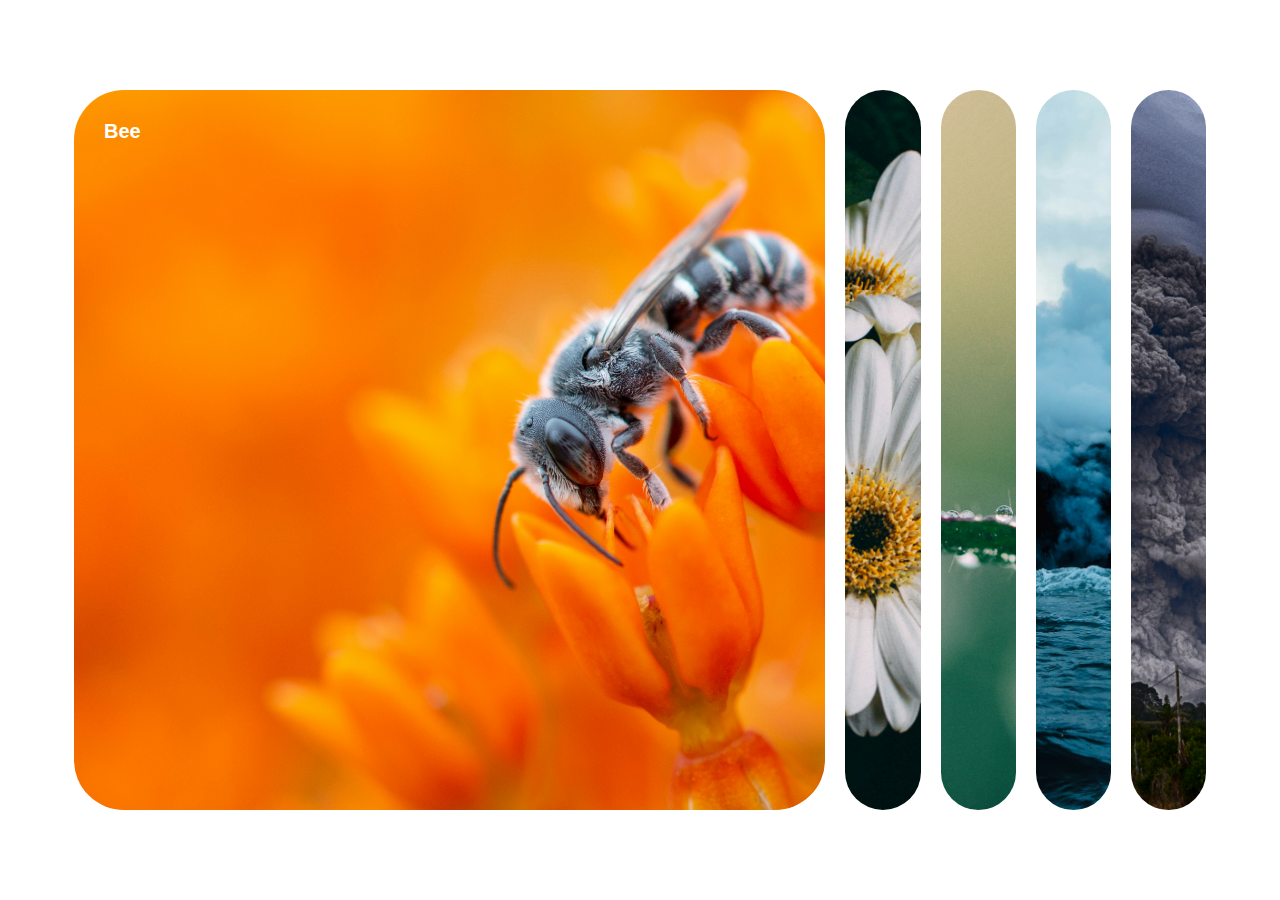
<file: 01_Expanding_Cards/index.html>
<!DOCTYPE html>
<html lang="en">

<head>
    <meta charset="UTF-8">
    <meta name="viewport" content="width=device-width, initial-scale=1.0">
    <title>Expanding Cards</title>
    <link rel="stylesheet" href="styles.css">
</head>

<body>
    <div class="container">
        <div class="panel active" style="background-image: url('images/01.jpg')">
            <h3>Bee</h3>
        </div>

        <div class="panel" style="background-image: url('images/02.jpg')">
            <h3>Flower</h3>
        </div>

        <div class="panel" style="background-image: url('images/03.jpg')">
            <h3>Leaf</h3>
        </div>

        <div class="panel" style="background-image: url('images/04.jpg')">
            <h3>Nature</h3>
        </div>

        <div class="panel" style="background-image: url('images/05.jpg')">
            <h3>Mountain</h3>
        </div>
    </div>

 
    <script src="javascripts.js"></script>
</body>

</html>
</file>
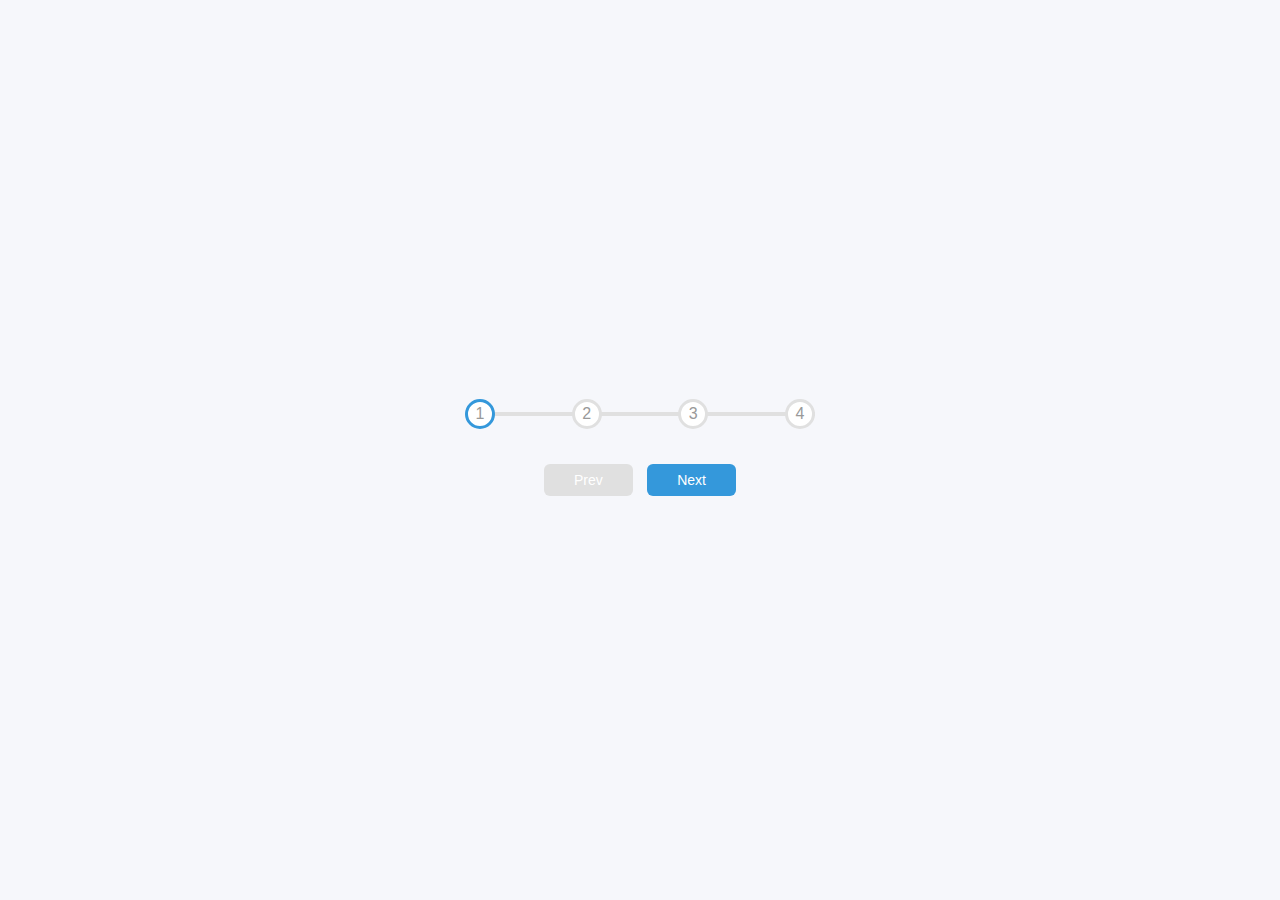
<file: 02_Progress_Steps/index.html>
<!DOCTYPE html>
<html lang="en">

<head>
    <meta charset="UTF-8">
    <meta name="viewport" content="width=device-width, initial-scale=1.0">
    <title>Progress Steps</title>
    <link rel="stylesheet" href="styles.css">
</head>

<body>

    <div class="container">
        <div class="progress-container">
            <div class="progress" id="progress"></div>
            <div class="circle active">1</div>
            <div class="circle">2</div>
            <div class="circle">3</div>
            <div class="circle">4</div>
        </div>

        <button class="btn" id="prev" disabled>Prev</button>
        <button class="btn" id="next">Next</button>
    </div>



    <script src="javascripts.js"></script>
</body>

</html>
</file>
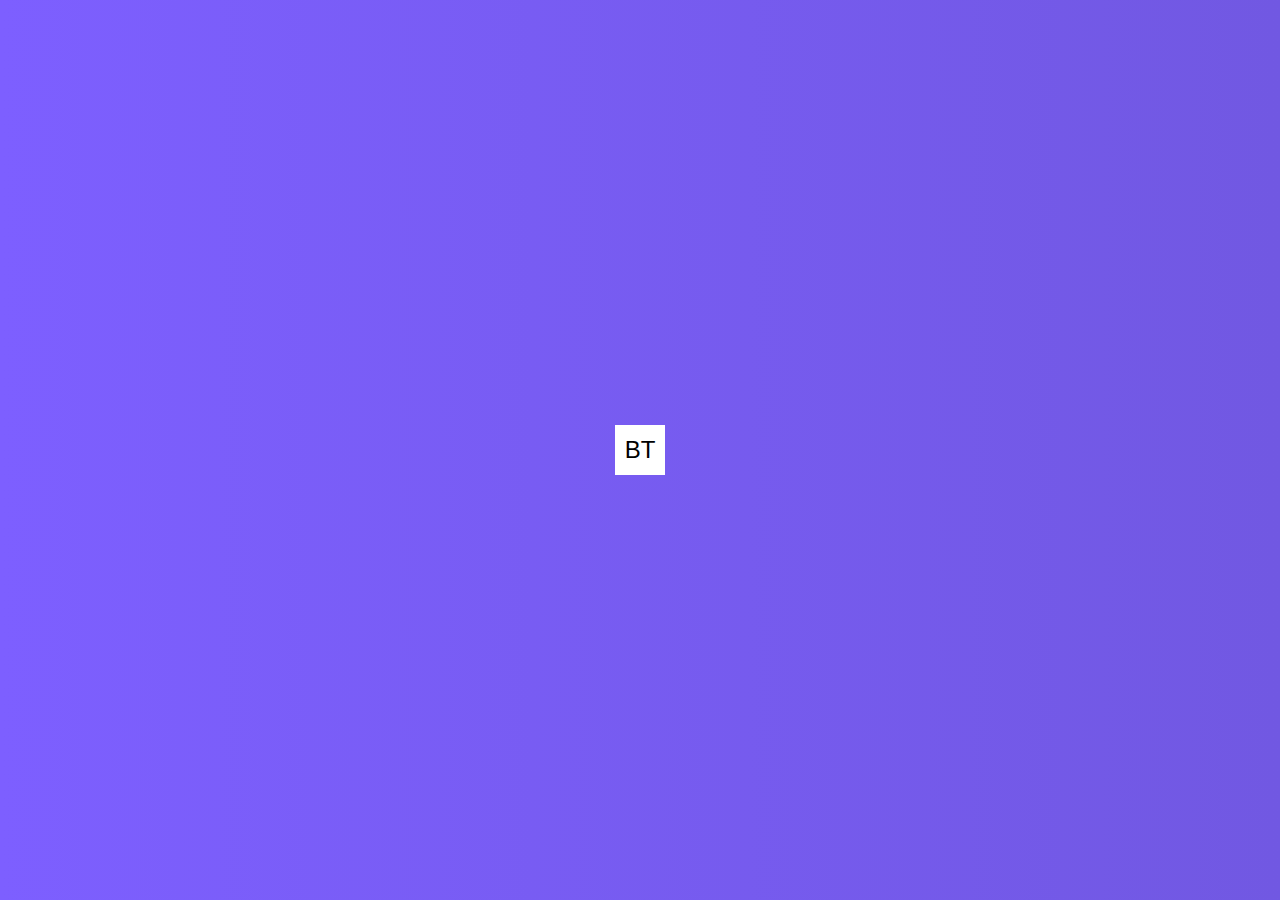
<file: 04_Hidden_Search_Widget/index.html>
<!DOCTYPE html>
<html lang="en">
<head>
    <meta charset="UTF-8">
    <meta name="viewport" content="width=device-width, initial-scale=1.0">
    <title>Hidden Search Widget</title>
    <link rel="stylesheet" href="styles.css">
</head>
<body>
    
    <div class="search">
        <input type="text" class="input" placeholder="Serach...">
        <button class="btn">
            <!-- <i class="fas fa-search"></i> -->
            BT
        </button>
    </div>

    <script src="javascript.js"></script>
</body>
</html>
</file>
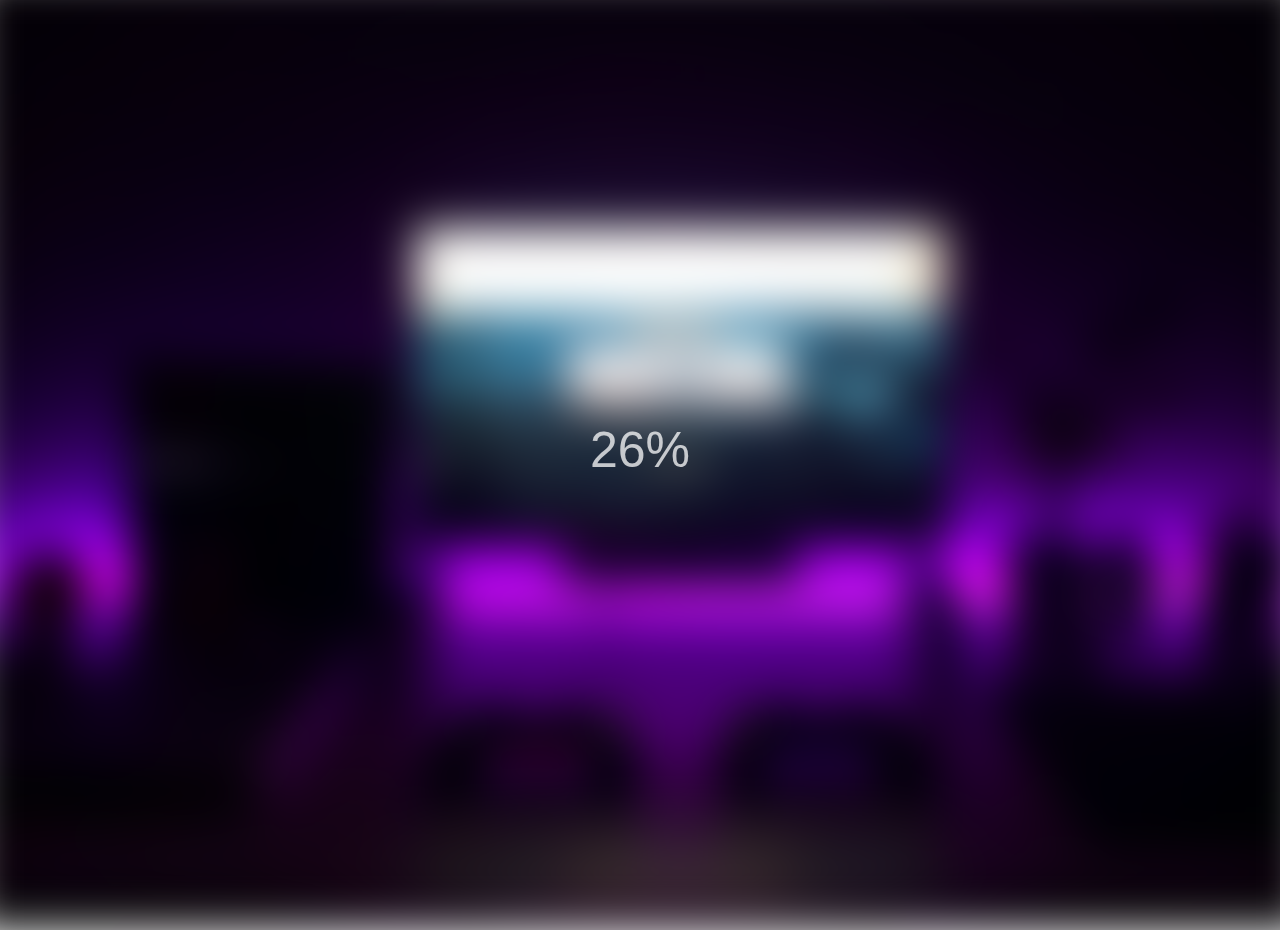
<file: 05_Blurry_Loading/index.html>
<!DOCTYPE html>
<html lang="en">
<head>
    <meta charset="UTF-8">
    <meta name="viewport" content="width=device-width, initial-scale=1.0">
    <title>Blurry Loading</title>
    <link rel="stylesheet" href="styles.css">
</head>
<body>
    
    <section class="bg"></section>
    <div class="loading-text">0%</div>

    <script src="javascript.js"></script>
</body>
</html>
</file>
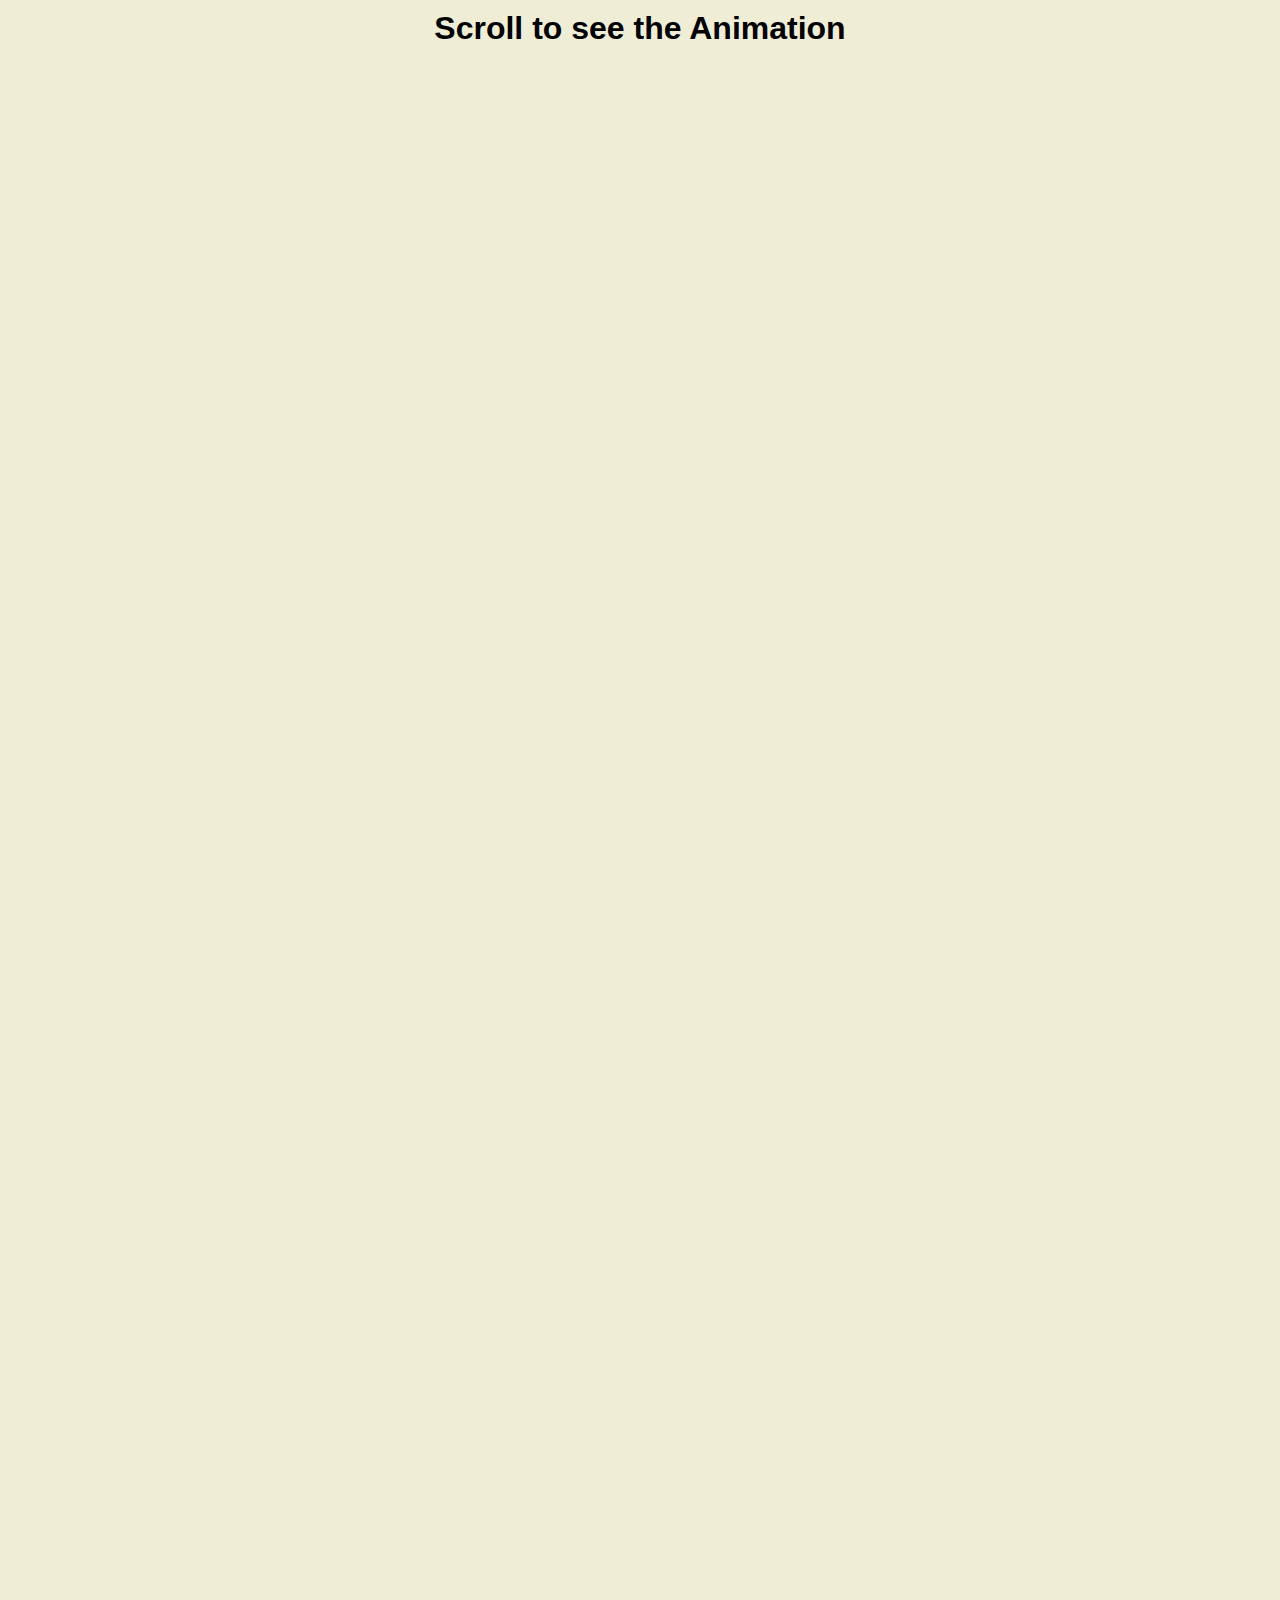
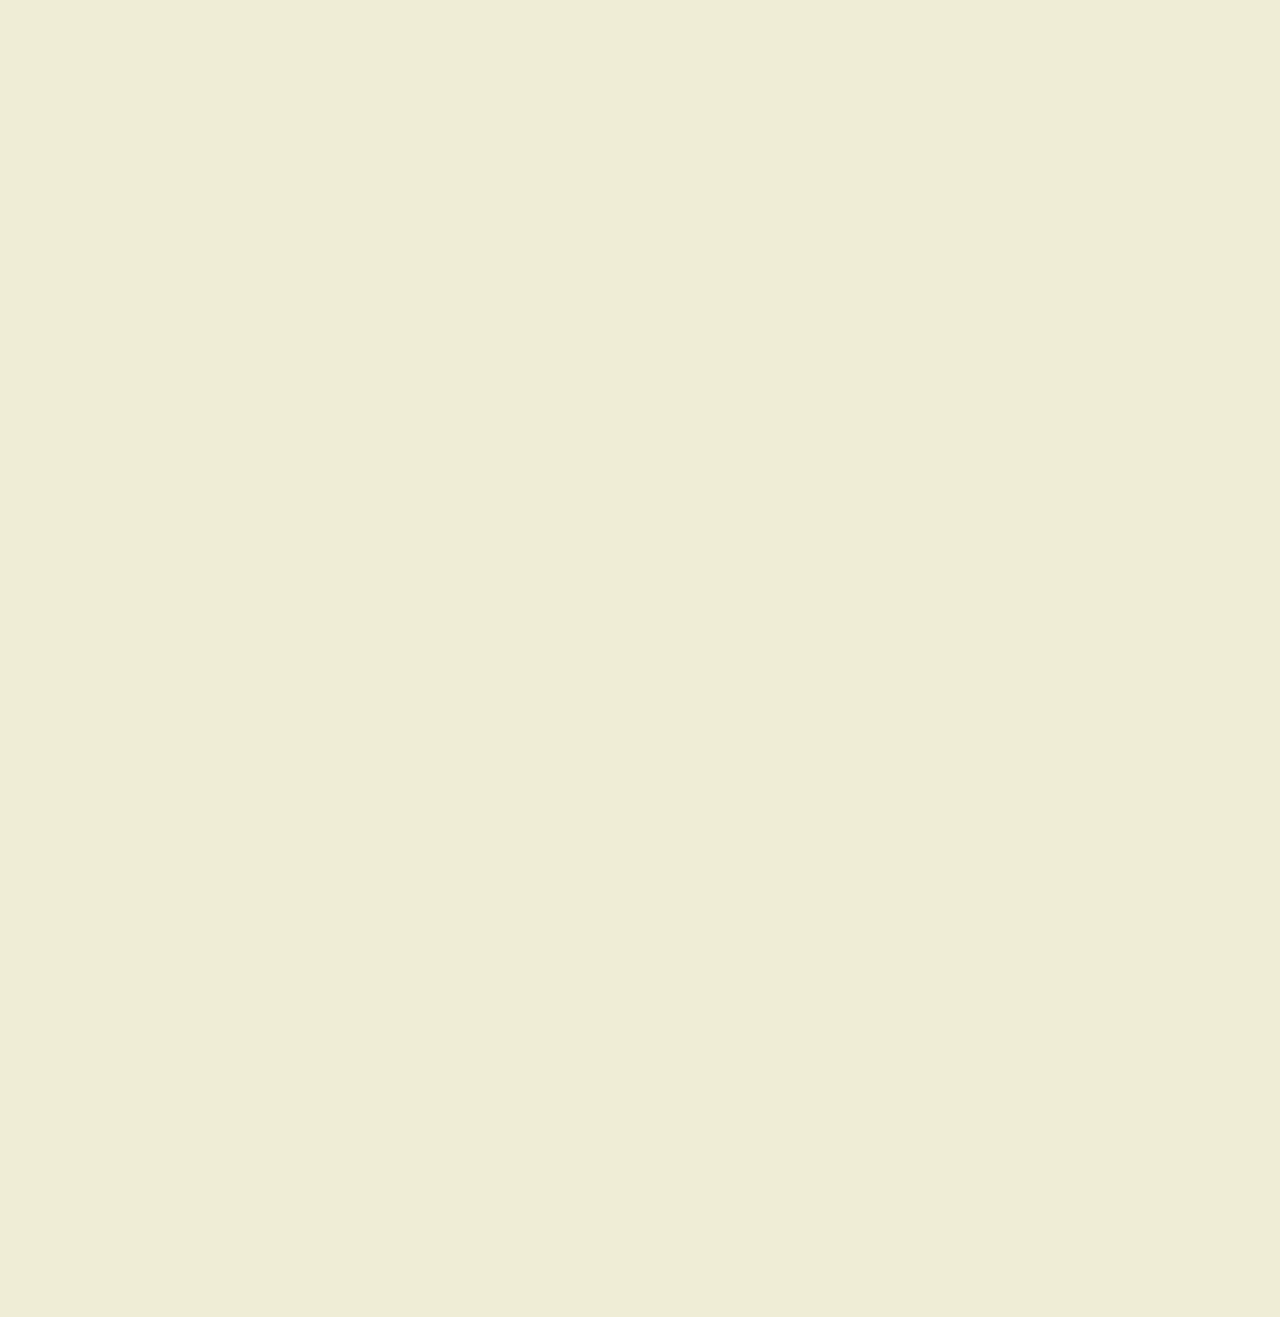
<file: 05_Scroll_Animation/index.html>
<!DOCTYPE html>
<html lang="en">
<head>
    <meta charset="UTF-8">
    <meta name="viewport" content="width=device-width, initial-scale=1.0">
    <title>Scroll Animation</title>
    <link rel="stylesheet" href="styles.css">
</head>
<body>
    <h1>Scroll to see the Animation</h1>
    <div class="box"><h2>Content</h2></div>
    <div class="box"><h2>Content</h2></div>
    <div class="box"><h2>Content</h2></div>
    <div class="box"><h2>Content</h2></div>
    <div class="box"><h2>Content</h2></div>
    <div class="box"><h2>Content</h2></div>
    <div class="box"><h2>Content</h2></div>
    <div class="box"><h2>Content</h2></div>
    <div class="box"><h2>Content</h2></div>
    <div class="box"><h2>Content</h2></div>
    <div class="box"><h2>Content</h2></div>
    <div class="box"><h2>Content</h2></div>
    <div class="box"><h2>Content</h2></div>


    <script src="javascript.js"></script>
</body>
</html>
</file>
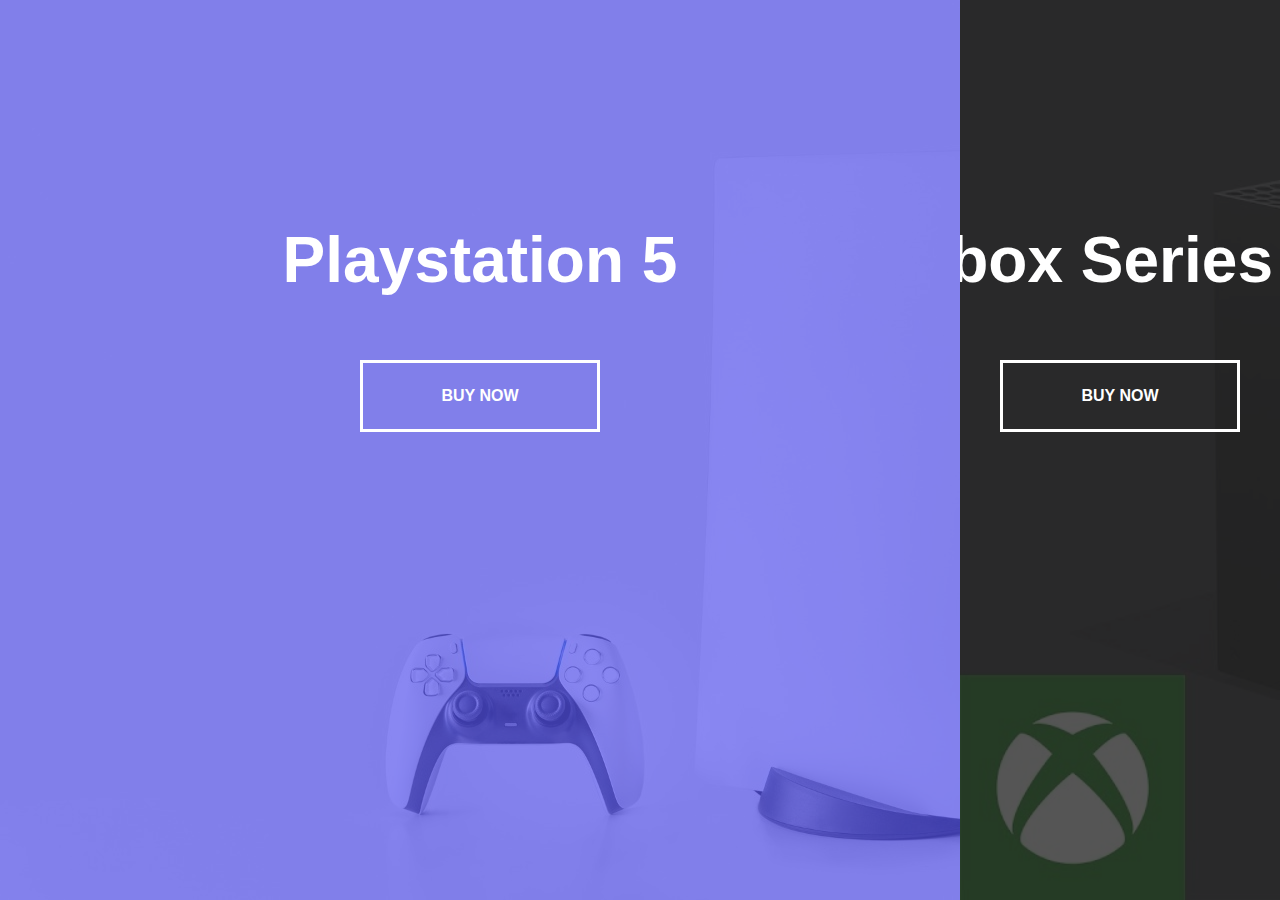
<file: 07_Split_Landing_Page/index.html>
<!DOCTYPE html>
<html lang="en">

<head>
    <meta charset="UTF-8">
    <meta name="viewport" content="width=device-width, initial-scale=1.0">
    <title>Split Landing Page</title>
    <link rel="stylesheet" href="styles.css">
</head>

<body>
    <div class="container">
        <div class="split left">
            <h1>Playstation 5</h1>
            <a href="#" class="btn">Buy Now</a>
        </div>

        <div class="split right">
            <h1>Xbox Series X</h1>
            <a href="#" class="btn">Buy Now</a>
        </div>
    </div>

    <script src="javascripts.js"></script>
</body>

</html>
</file>
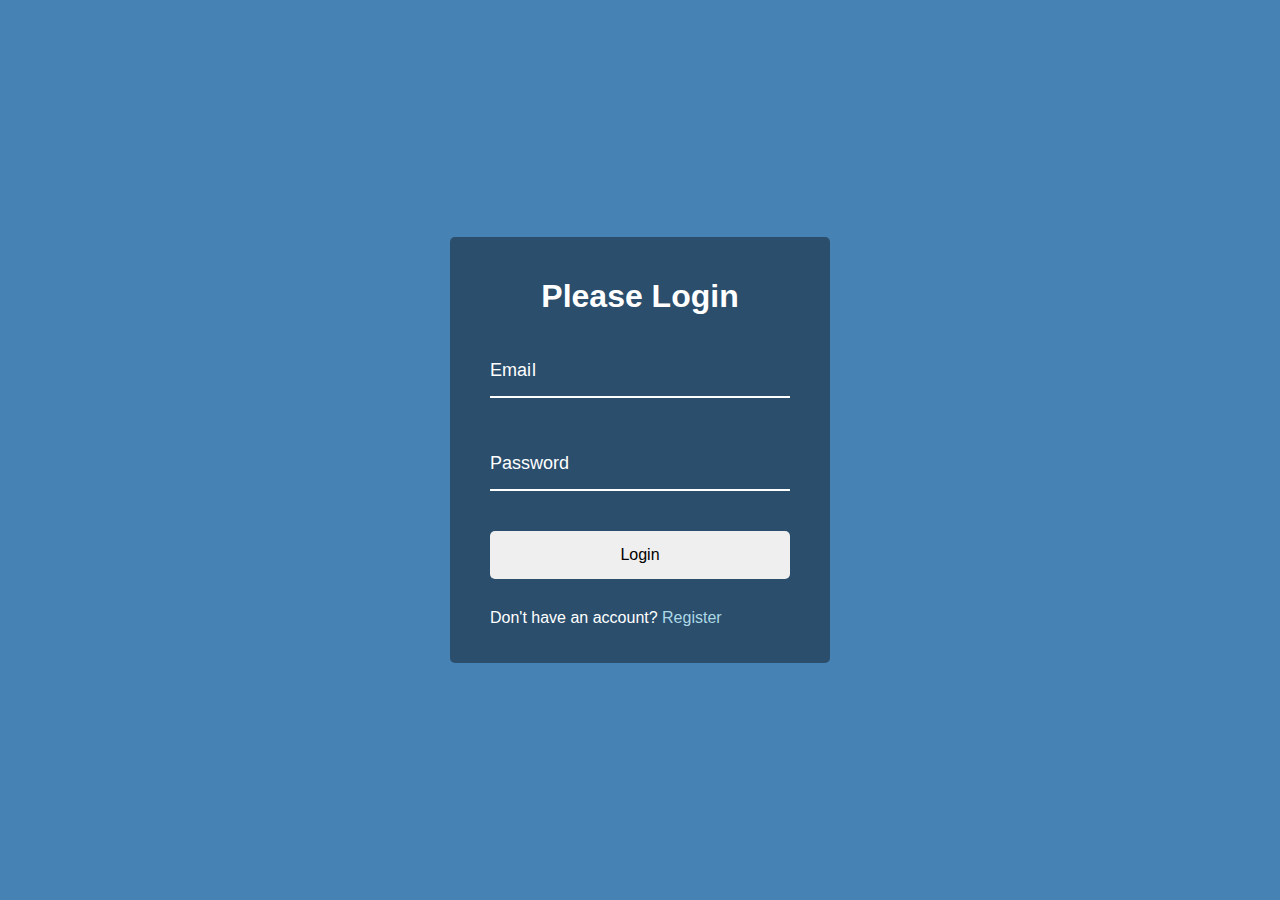
<file: 08_Form_Wave_Animation/index.html>
<!DOCTYPE html>
<html lang="en">

<head>
    <meta charset="UTF-8">
    <meta name="viewport" content="width=device-width, initial-scale=1.0">
    <title>Form Wave Animation</title>
    <link rel="stylesheet" href="styles.css">
</head>

<body>

    <div class="container">
        <h1>Please Login</h1>
        <form>
            <div class="form-container">
                <input type="text" required>
                <label>Email</label>

                <!-- <label>
                    <span style="transition-delay: 0ms;">E</span>
                    <span style="transition-delay: 50ms;">M</span>
                    <span style="transition-delay: 100ms;">A</span>
                    <span style="transition-delay: 150ms;">I</span>
                    <span style="transition-delay: 200ms;">L</span>
                </label> -->
            
            </div>

            <div class="form-container">
                <input type="password" required>
                <label>Password</label>
            </div>

            <button class="btn">Login</button>
            <p class="text">Don't have an account? <a href="#">Register</a></p>
        </form>
    </div>


    <script src="javascript.js"></script>
</body>

</html>
</file>
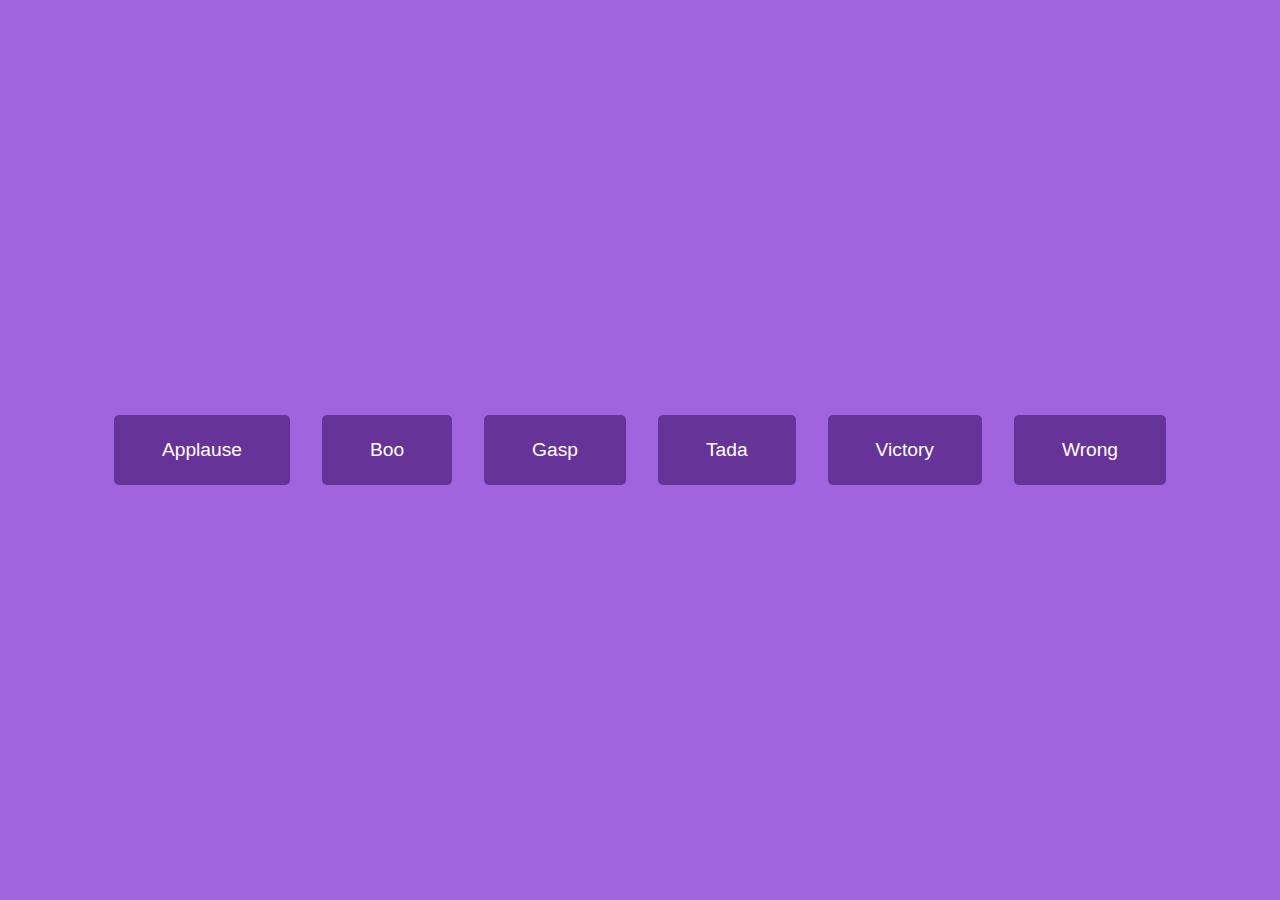
<file: 09_Sound_Board_Project/index.html>
<!DOCTYPE html>
<html lang="en">
<head>
    <meta charset="UTF-8">
    <meta name="viewport" content="width=device-width, initial-scale=1.0">
    <title>Sound Board</title>
    <link rel="stylesheet" href="style.css">
</head>
<body>
    <audio id="Applause" src="sound/applause.mp3"></audio>
    <audio id="Boo" src="sound/boo.mp3"></audio>
    <audio id="Gasp" src="sound/gasp.mp3"></audio>
    <audio id="Tada" src="sound/tada.mp3"></audio>
    <audio id="Victory" src="sound/victory.mp3"></audio>
    <audio id="Wrong" src="sound/wrong.mp3"></audio>

    <div id="buttons"></div>

    <script src="javascript.js"></script>
</body>
</html>
</file>
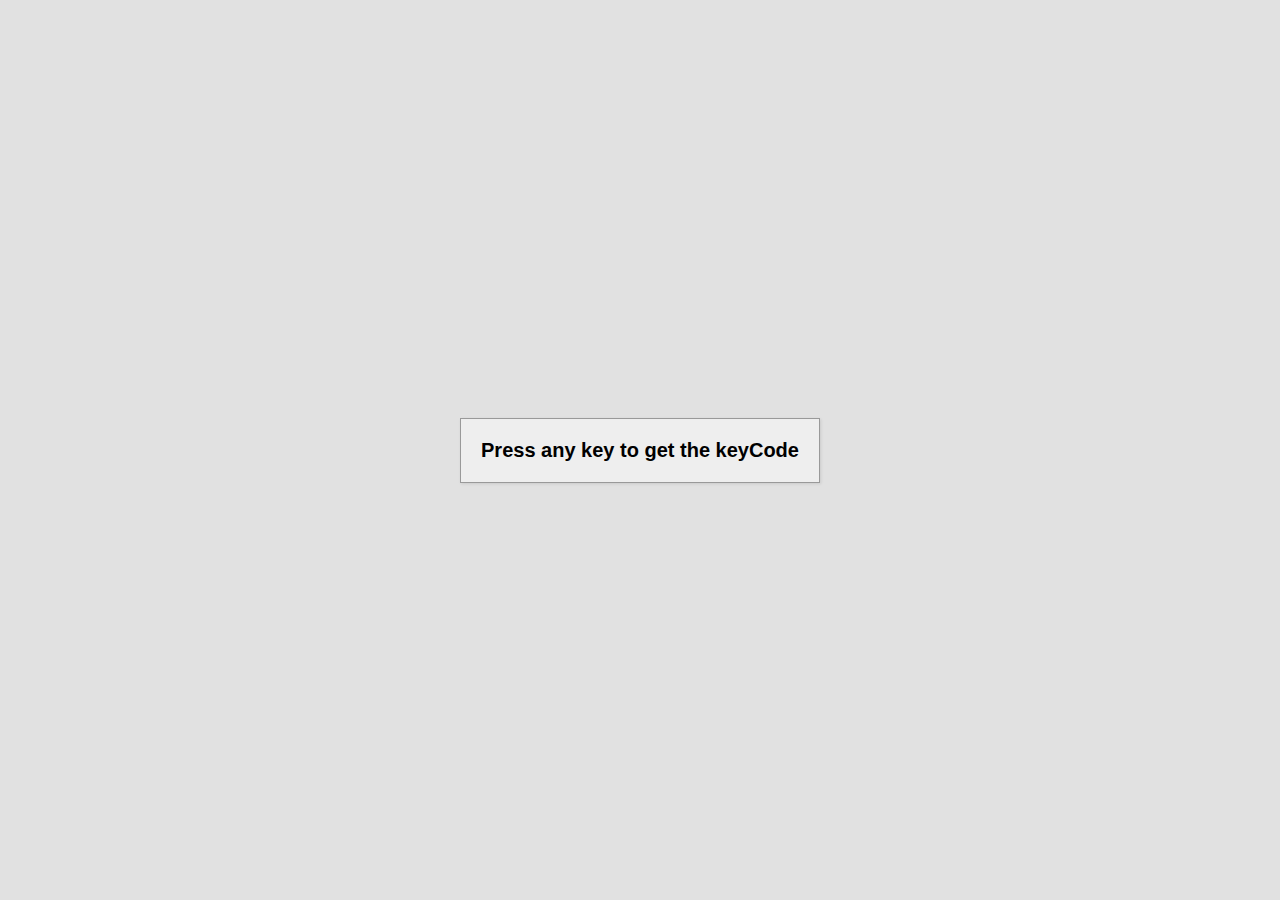
<file: 11_Event_Key_Codes/index.html>
<!DOCTYPE html>
<html lang="en">
<head>
    <meta charset="UTF-8">
    <meta name="viewport" content="width=device-width, initial-scale=1.0">
    <title>Event Key Codes</title>
    <link rel="stylesheet" href="styles.css">
</head>
<body>
    <div id="insert">
        <div class="key">
            Press any key to get the keyCode
        </div>
    </div>

    <script src="javascript.js"></script>
</body>
</html>
</file>
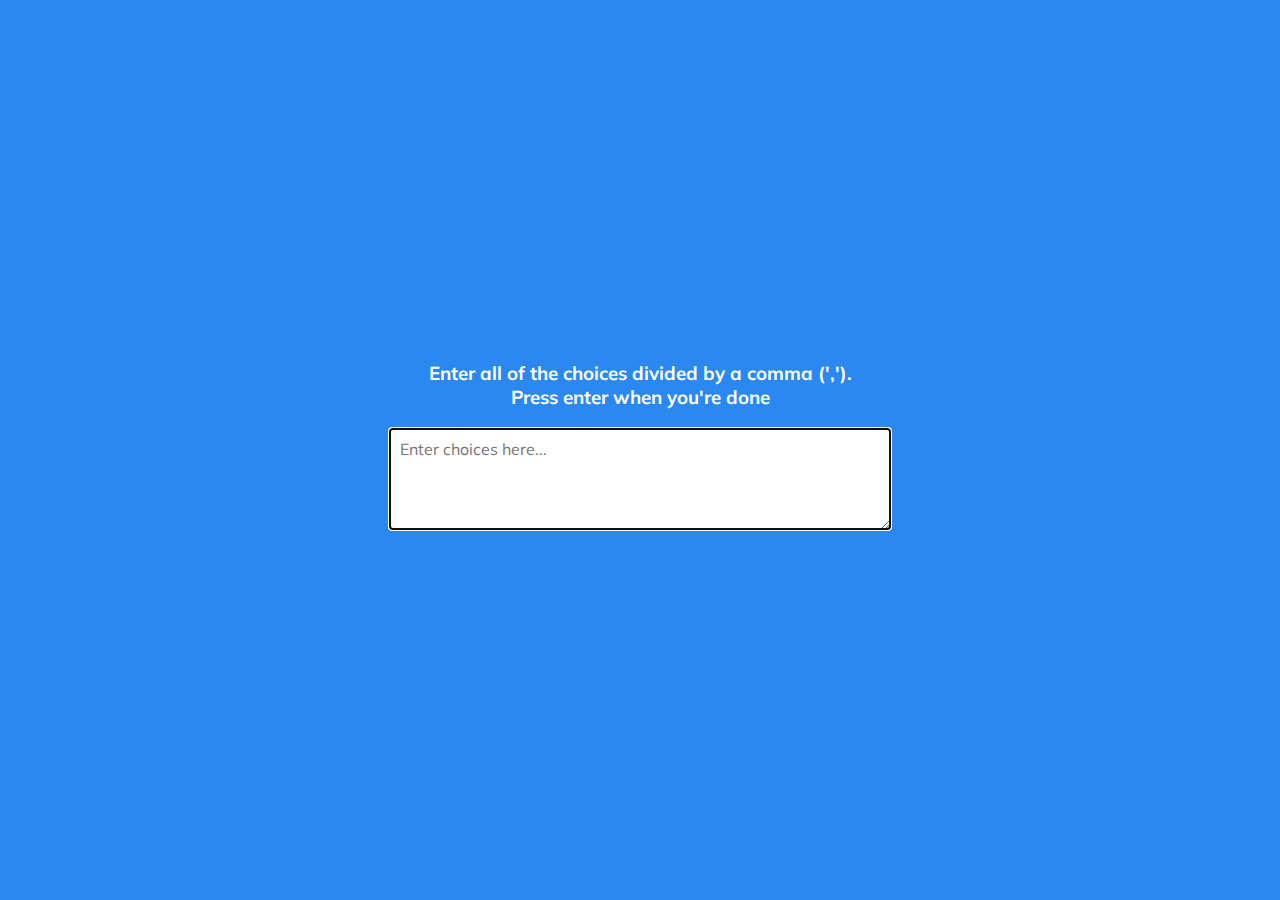
<file: 12_Random_Choice_Picker/index.html>
<!DOCTYPE html>
<html lang="en">

<head>
    <meta charset="UTF-8">
    <meta name="viewport" content="width=device-width, initial-scale=1.0">
    <title>Random Choice Picker</title>
    <link rel="stylesheet" href="styles.css">
</head>

<body>
    <div class="container">
        <h3>Enter all of the choices divided by a comma (',').
            <br>Press enter when you're done
        </h3>
        <textarea placeholder="Enter choices here..." id="textarea"></textarea>

        
        <div id="tags">
        </div>
    </div>

    <script src="javascript.js"></script>
</body>

</html>
</file>
<file: 01_Expanding_Cards/styles.css>
* {
    box-sizing: border-box;
}

body {
    font-family: 'Muli', sans-serif;
    display: flex;
    align-items: center;
    justify-content: center;
    height: 100vh;
    overflow: hidden;
    margin: 0;
}

.container {
    display: flex;
    width: 90vw;
}

.panel {
    background-size: auto 100%;
    background-position: center;
    background-repeat: no-repeat;
    height: 80vh;
    border-radius: 50px;
    color: rgb(255, 255, 255);
    cursor: pointer;
    flex: 0.5;
    margin: 10px;
    position: relative;
    transition: flex 0.7s ease-in;
}

.panel h3 {
    font-size: 20px;
    position: absolute;
    top: 30px;
    left: 30px;
    margin: 0;
    opacity: 0;
}

.panel.active {
    flex: 5;
}

.panel.active h3 {
    opacity: 1;
    transition: opacity 0.3s ease-in 0.5s;
}

@media(max-width:480px) {
    .container {
        width: 100vw;
    }

    .panel h3 {
        font-size: 24px;
        position: absolute;
        bottom: 20px;
        left: 20px;
        margin: 0;
        opacity: 0;
    }

    .panel:nth-of-type(4),
    .panel:nth-of-type(5) {
        display: none;
    }
}
</file>
<file: 02_Progress_Steps/styles.css>
* {
    box-sizing: border-box;
}

:root{
    --line-border-fill:#3498db;
    --line-border-empty:#e0e0e0;
}

body {
    background-color: #f6f7fb;
    font-family: 'Muli', sans-serif;
    display: flex;
    align-items: center;
    justify-content: center;
    height: 100vh;
    overflow: hidden;
    margin: 0;
}

.container {
    text-align: center;
}

.progress-container {
    display: flex;
    justify-content: space-between;
    margin-bottom: 30px;
    position: relative;
    max-width: 100%;
    width: 350px;
}

.progress-container::before {
    content: '';
    background-color: var(--line-border-empty);
    position: absolute;
    top: 50%;
    left: 0;
    transform: translateY(-50%);
    height: 4px;
    width: 100%;
    z-index: -1;
}

.progress {
    background-color: var(--line-border-fill);
    position: absolute;
    top: 50%;
    left: 0;
    transform: translateY(-50%);
    height: 4px;
    width: 0%;
    z-index: -1;
    transition: 0.4s ease;
}

.circle {
    background-color: #fff;
    color: #999;
    border-radius: 50%;
    height: 30px;
    width: 30px;
    display: flex;
    justify-content: center;
    align-items: center;
    border: 3px solid var(--line-border-empty);
    transition: 0.4s ease;
}

.circle.active {
    border-color: var(--line-border-fill)

}

.btn{
    background-color: var(--line-border-fill);
    color: #fff;
    border-radius: 6px;
    cursor: pointer;
    font-family: inherit;
    padding: 8px 30px;
    margin: 5px;
    font-size: 14px;
    border: none;
}

.btn:active{
    transform: scale(0.98);
}

.btn:disabled{
    background-color: var(--line-border-empty);
    cursor: not-allowed;
}
</file>
<file: 04_Hidden_Search_Widget/styles.css>
* {
    box-sizing: border-box;
}

body {
    font-family: 'Roboto', sans-serif;
    background-image: linear-gradient(90deg, #7d5fff, #7158e2);
    display: flex;
    justify-content: center;
    align-items: center;
    height: 100vh;
    overflow: hidden;
    margin: 0;
}

.search {
    position: relative;
    height: 50px;
}


.search .input {
    background-color: #fff;
    border: 0;
    font-size: 18px;
    padding: 15px;
    height: 50px;
    width: 50px;
    transition: width 0.3s ease;
}

.btn {
    background-color: #fff;
    border: 0;
    cursor: pointer;
    font-size: 24px;
    position: absolute;
    top: 0;
    left: 0;
    height: 50px;
    width: 50px;
    transition: transform 0.3s ease;
}

.btn:focus,
.inut:focus {
    outline: none;
}

.search.active .input{
    width: 200px;
}

.search.active .btn{
    transform: translateX(198px);
}
</file>
<file: 05_Blurry_Loading/styles.css>
* {
    box-sizing: border-box;
}

body {
    font-family: 'Ubuntu', sans-serif;
    display: flex;
    justify-content: center;
    align-items: center;
    height: 100vh;
    overflow: hidden;
    margin: 0;
}

.bg {
    background: url('images/01.jpg') no-repeat center center/cover;
    position: absolute;
    top: -30px;
    left: -30px;
    width: calc(100vw + 60px);
    height: calc(100vh + 60px);
    z-index: -1;
    filter: blur(30px);
}

.loading-text {
    font-size: 50px;
    color: #fff;
}
</file>
<file: 05_Scroll_Animation/styles.css>
* {
    box-sizing: border-box;
}

body {
    background-color: #efedd6;
    font-family: 'Muli', sans-serif;
    display: flex;
    flex-direction: column;
    align-items: center;
    justify-content: center;
    margin: 0;
    overflow-x: hidden;
}

h1{
    margin: 10px;
}

.box{
    background-color: steelblue;
    color: #fff;
    display: flex;
    align-items: center;
    justify-content: center;
    width: 400px;
    height: 200px;
    margin: 10px;
    border-radius: 10px;
    box-shadow: 2px 4px 5px rgba(0, 0, 0, 0.3);
    transform: translateX(400%);
    transition: transform 0.4s ease;
}

.box:nth-last-of-type(even){
    transform: translateX(-400%);
}

.box.show{
    transform: translateX(0);
}

.box h2{
    font-size: 45px;
}
</file>
<file: 07_Split_Landing_Page/styles.css>
* {
    box-sizing: border-box;
}

:root {
    --left-bg-color: rgba(87, 84, 236, 0.7);
    --right-bg-color: rgba(43, 43, 43, 0.8);
    --left-btn-hover-color: rgba(87, 84, 236, 1);
    --right-btn-hover-color: rgba(28, 122, 28, 1);
    --hover-width:75%;
    --other-width:25%;
    --speed:1000ms;
}

body {
    font-family: 'Roboto', sans-serif;
    height: 100vh;
    overflow: hidden;
    margin: 0;
}

h1 {
    font-size: 4rem;
    color: #fff;
    position: absolute;
    left: 50%;
    top: 20%;
    transform: translateX(-50%);
    white-space: nowrap;
}

.btn {
    position: absolute;
    display: flex;
    align-items: center;
    justify-content: center;
    left: 50%;
    top: 40%;
    transform: translateX(-50%);
    text-decoration: none;
    color: white;
    border: #fff solid 0.2rem;
    font-size: 1rem;
    font-weight: bold;
    text-transform: uppercase;
    width: 15rem;
    padding: 1.5rem;
}

.split.left .btn:hover{
    background-color: var(--left-btn-hover-color);
    border-color: var(--left-btn-hover-color);

}

.split.right .btn:hover{
    background-color: var(--right-btn-hover-color);
    border-color: var(--right-btn-hover-color);

}

.container {
    position: relative;
    width: 100%;
    height: 100%;
    background: #333;
}

.split {
    position: absolute;
    width: 50%;
    height: 100%;
    overflow: hidden;
}

.split.left {
    left: 0;
    background: url('images/ps5.jpg');
    background-repeat: no-repeat;
    background-size: cover;
}

.split.left::before {
    content: '';
    position: absolute;
    width: 100%;
    height: 100%;
    background-color: var(--left-bg-color);
}

.split.right {
    right: 0;
    background: url('images/xbox.jpg');
    background-repeat: no-repeat;
    background-size: cover;
}

.split.right::before {
    content: '';
    position: absolute;
    width: 100%;
    height: 100%;
    background-color: var(--right-bg-color);
}

.split.right, .split.left, .split.right::before, .split.before::before{
    transition: all var(--speed) ease-in;
}

.hover-left .left{
    width: var(--hover-width);
}

.hover-left .right{
    width: var(--other-width);
}

.hover-right .right{
    width: var(--hover-width);
}

.hover-right .left{
    width: var(--other-width);
}

@media(max-width:800px){
    h1{
        font-size: 2rem;
        top: 25%;
    }

    .btn{
        padding: 1.2rem;
        width: 12rem;
    }
}
</file>
<file: 08_Form_Wave_Animation/styles.css>
* {
    box-sizing: border-box;
}


body {
    font-family: 'Muli', sans-serif;
    display: flex;
    flex-direction: column;
    justify-content: center;
    align-items: center;
    background-color: steelblue;
    color: #fff;
    height: 100vh;
    overflow: hidden;
    margin: 0;
}

.container {
    background-color: rgba(0, 0, 0, 0.4);
    padding: 20px 40px;
    border-radius: 5px;
}

.container h1 {
    text-align: center;
    margin-bottom: 30px;
}

.container a {
    text-decoration: none;
    color: lightblue;
}

.btn {
    cursor: pointer;
    display: inline-block;
    width: 100%;
    padding: 15px;
    font-family: inherit;
    font-size: 16px;
    border: 0;
    border-radius: 5px;
}

.btn:focus {
    outline: 0;
}

.btn:active {
    transform: scale(0.98);
}

.text {
    margin-top: 30px;
}

.form-container {
    position: relative;
    margin: 20px 0 40px;
    width: 300px;
}

.form-container input {
    background-color: transparent;
    border: 0;
    border-bottom: 2px #fff solid;
    display: block;
    width: 100%;
    padding: 15px 0;
    font-size: 18px;
    color: #fff;
}

.form-container input:focus,
.form-container input:valid {
    outline: 0;
    border-bottom-color: lightblue;
}

.form-container label {
    position: absolute;
    top: 15px;
    left: 0;
}

.form-container label span {
    display: inline-block;
    font-size: 18px;
    min-width: 5px;
    transition: 0.3s cubic-bezier(0.075, 0.82, 0.165, 1)
}

.form-container input:focus+label span,
.form-container input:valid+label span {
    color: lightblue;
    transform: translateY(-30px);
}
</file>
<file: 09_Sound_Board_Project/style.css>
* {
    box-sizing: border-box;
}


body {
    font-family: 'Poppins', sans-serif;
    display: flex;
    flex-direction: column;
    justify-content: center;
    align-items: center;
    text-align: center;
    background-color: rgb(161, 100, 223);
    color: #fff;
    height: 100vh;
    overflow: hidden;
    margin: 0;
}

.btn {
    background-color: rebeccapurple;
    border-radius: 5px;
    border: none;
    color: #fff;
    margin: 1rem;
    padding: 1.5rem 3rem;
    font-size: 1.2rem;
    font-family: inherit;
    cursor: pointer;
}

.btn:hover{
    opacity: 0.9;
}

.btn:focus {
    outline: none;
}
</file>
<file: 11_Event_Key_Codes/styles.css>
* {
    box-sizing: border-box;
}

body {
    background-color: #e1e1e1;
    font-family: 'Muli', sans-serif;
    display: flex;
    align-items: center;
    justify-content: center;
    height: 100vh;
    overflow: hidden;
    margin: 0;
    padding: 20px;
}

 .key{
    border: 1px solid #999;
    background-color: #eee;
    box-shadow: 1px 1px 3px rgba(0, 0, 0, 0.1);
    display: inline-flex;
    align-items: center;
    font-size: 20px;
    font-weight: bold;
    padding: 20px;
    flex-direction: column;
    margin: 10px;
    min-width: 150px;
    position: relative;
 }

 .key small{
    position: absolute;
    top: -24px;
    left: 0;
    text-align: center;
    width: 100%;
    color: #555;
    font-size: 14px;
 }
</file>
<file: 12_Random_Choice_Picker/styles.css>
@import url('https://fonts.googleapis.com/css?family=Muli&display=swap');

* {
    box-sizing: border-box;
}

body {
    background-color: #2b88f0;
    font-family: 'Muli', sans-serif;
    height: 100vh;
    margin: 0;
    display: flex;
    flex-direction: column;
    justify-content: center;
    align-items: center;
    overflow: hidden;
}

h3 {
    color: #fff;
    margin: 10px 0 20px;
    text-align:center ;
}

.container {
    width: 500px;
}

textarea {
    border: none;
    width: 100%;
    display: block;
    height: 100px;
    font-family: inherit;
    padding: 10px;
    margin: 0 0 20px;
    font-size: 16px;
}

.tag {
    background-color: #f0932b;
    color: #fff;
    border-radius: 50px;
    padding: 10px 20px;
    margin: 0 5px 10px 0;
    font-size: 14px;
    display: inline-block;
}

.tag.highlight{
    background-color: #273c75;
}
</file>
